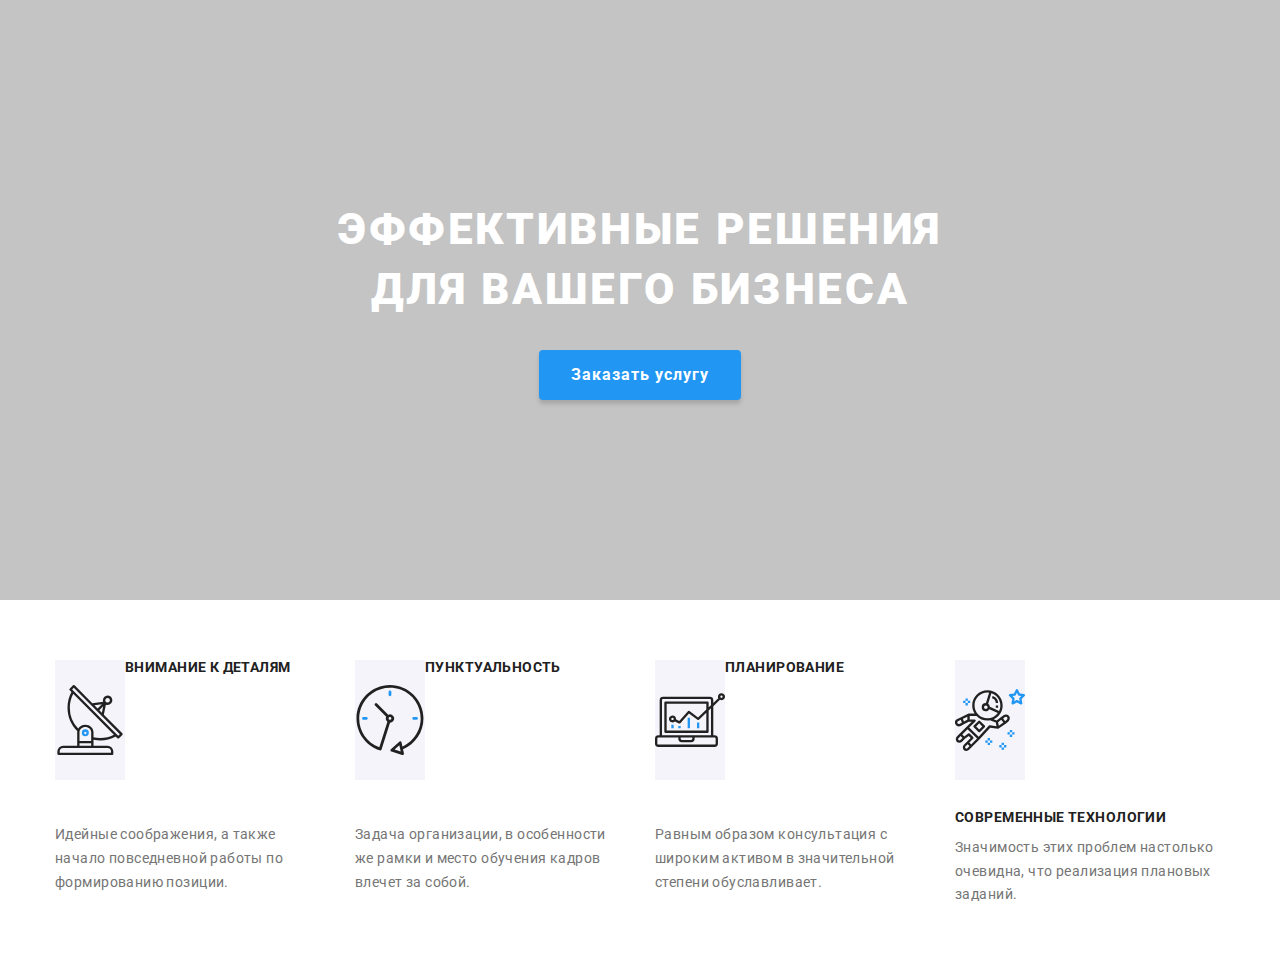
<file: index.html>
<!DOCTYPE html>
<html lang="en">
    <head>
        <meta charset="UTF-8">
        <meta http-equiv="X-UA-Compatible" content="IE=edge">
        <meta name="viewport" content="width=device-width, initial-scale=1.0">
        <title>WebStudio</title>
        <link rel="preconnect" href="https://fonts.googleapis.com">
        <link rel="preconnect" href="https://fonts.gstatic.com" crossorigin>
        <link rel="stylesheet" href="https://fonts.googleapis.com/css2?family=Raleway:wght@700&family=Roboto:wght@400;500;700;900&display=swap">
        <link rel="stylesheet" href="https://cdnjs.cloudflare.com/ajax/libs/modern-normalize/1.1.0/modern-normalize.css">
        <link rel="stylesheet" href="./css/main.min.css">
    </head>
    <body>
        <!-- My header ------>
        <!-- <header class="header">
            <div class="container header__container"> -->
                <!-- Navigation -->
                <!-- <nav class="navigation-box">
                    My logo block
                    <a href="WebStudio" class="logo logo__header">Web<span class="logo__dark">Studio</span></a>
                    <ul class="navigation">
                        <li class="navigation__item"><a href="index.html" class="navigation__link navigation__link--current">Студия</a></li>
                        <li class="navigation__item"><a href="portfolio.html" class="navigation__link">Портфолио</a></li>
                        <li class="navigation__item"><a href="" class="navigation__link">Контакты</a></li>
                    </ul>
                </nav> -->
                <!-- My-contact's-block -->
                <!-- <ul class="contacts"> 
                    <li class="contacts__item">
                        <a href="mailto:info@devstudio.com" class="contacts__link">
                            <svg class="contacts__icon" width="16" height="12">
                            <use href="./images/icons.svg#icon-envelope-hover"></use>
                            </svg>
                        info@devstudio.com
                        </a>
                    </li>
                    <li class="contacts__item">
                        <a href="tel:+380961111111" class="contacts__link">
                            <svg class="contacts__icon" width="10" height="16">
                            <use href="./images/icons.svg#icon-smartphone"></use>
                            </svg>
                        +38 096 111 11 11
                        </a>
                    </li>
                </ul>
            </div>
        </header> -->
        <!-- Main ------>
        <main>
            <section class="hero">
                <div class="container">
                    <h1 class="hero__title">Эффективные решения для вашего бизнеса</h1>
                    <button type="button" class="hero__btn" data-modal-open>Заказать услугу</button>
                </div>
            </section>
            <!-- Features -->
            <section class="section">
                <div class="container">
                    <h2 class="section__title visually-hidden">Особенности</h2>
                    <ul class="features">
                        <li class="features__item">
                            <div class="features__thumb">
                                <svg class="features__icon" width="70" height="70">
                                    <use href="./images/icons.svg#icon-antenna-1"></use>
                                </svg>  
                            </div>
                            <h3 class="features__title">Внимание к деталям</h3>
                            <p class="features__text">Идейные соображения, а также начало повседневной работы по формированию позиции.</p>
                        </li>
                        <li class="features__item">
                            <div class="features__thumb">
                                <svg class="features__icon" width="70" height="70">
                                    <use href="./images/icons.svg#icon-clock-1"></use>
                                </svg>
                            </div>
                            <h3 class="features__title">Пунктуальность</h3>
                            <p class="features__text">Задача организации, в особенности же рамки и место обучения кадров влечет за собой.</p>
                        </li>
                        <li class="features__item">
                            <div class="features__thumb">
                                <svg class="features__icon" width="70" height="70">
                                    <use href="./images/icons.svg#icon-diagram-1"></use>
                                </svg>
                            </div>
                            <h3 class="features__title">Планирование</h3>
                            <p class="features__text">Равным образом консультация с широким активом в значительной степени обуславливает.</p>
                        </li>
                        <li class="features__item">
                            <div class="features__thumb">
                                <svg class="features__icon" width="70" height="70">
                                    <use href="./images/icons.svg#icon-astronaut-1"></use>
                                </svg>
                            </div>
                            <h3 class="features__title">Современные технологии</h3>
                            <p class="features__text">Значимость этих проблем настолько очевидна, что реализация плановых заданий.</p>
                        </li>
                    </ul>
                </div>
            </section>
            <!-- Works -->
            <!-- <section class="section section--no-padding-top">
            <div class="container">
                <h2 class="section__title">Чем мы занимаемся</h2>
                <ul class="works">
                    <li class="works__item">
                        <img src="./images/img1.jpg" alt="Создание сайтов" width="370" height="294">
                        <div class="works__thumb">
                            <p class="works__text">Десктопные приложения</p>
                        </div>
                    </li>
                    <li class="works__item">
                        <img src="./images/img2.jpg" alt="Оптимизация сайтов под смартфон" width="370" height="294">
                        <div class="works__thumb">
                            <p class="works__text">Мобильные приложения</p>
                        </div>
                    </li>
                    <li class="works__item"> <img src="./images/img3.jpg" alt="Оптимизация сайтов под планшет" width="370" height="294">
                        <div class="works__thumb">
                            <p class="works__text">Дизайнерские решения</p>
                        </div>
                    </li>
                </ul>
            </div>
            </section>
            <section class="section section--background-color-another">
                <div class="container">
                    <h2 class="section__title">Наша команда</h2>
                    <ul class="team">
                        <li class="team__item">
                            <img class="team__image" src="./images/img4.jpg" alt="Фото Игоря Демьяненко" width="270" height="260">
                            <div class="team__card">
                                <h3 class="team__title">Игорь Демьяненко</h3>
                                <p class="team__text">Product Designer</p>
                                <ul class="social">
                                    <li class="social__item">
                                        <a href="" class="social__link">
                                            <svg class="social__icon" width="20" height="20">
                                                <use href="./images/icons.svg#icon-instagram-2"></use>
                                            </svg>
                                        </a>
                                    </li>
                                    <li class="social__item">
                                        <a href="" class="social__link">
                                            <svg class="social__icon" width="20" height="20">
                                                <use href="./images/icons.svg#icon-twitter-1"></use>
                                            </svg>
                                        </a>
                                    </li>
                                    <li class="social__item">
                                        <a href="" class="social__link">
                                            <svg class="social__icon" width="20" height="20">
                                                <use href="./images/icons.svg#icon-facebook-1"></use>
                                            </svg>
                                        </a>
                                    </li>
                                    <li class="social__item">
                                        <a href="" class="social__link">
                                            <svg class="social__icon" width="20" height="20">
                                                <use href="./images/icons.svg#icon-linkedin-1"></use>
                                            </svg>
                                        </a>
                                    </li>
                                </ul>
                            </div>
                        </li>
                        <li class="team__item">
                            <img class="team__image" src="./images/img5.jpg" alt="Фото Ольгы Репиной" width="270" height="260">
                            <div class="team__card">
                                <h3 class="team__title">Ольга Репина</h3>
                                <p class="team__text">Frontend Developer</p>
                                <ul class="social">
                                    <li class="social__item">
                                        <a href="" class="social__link">
                                            <svg class="social__icon" width="20" height="20">
                                                <use href="./images/icons.svg#icon-instagram-2"></use>
                                            </svg>
                                        </a>
                                    </li>
                                    <li class="social__item">
                                        <a href="" class="social__link">
                                            <svg class="social__icon" width="20" height="20">
                                                <use href="./images/icons.svg#icon-twitter-1"></use>
                                            </svg>
                                        </a>
                                    </li>
                                    <li class="social__item">
                                        <a href="" class="social__link">
                                            <svg class="social__icon" width="20" height="20">
                                                <use href="./images/icons.svg#icon-facebook-1"></use>
                                            </svg>
                                        </a>
                                    </li>
                                    <li class="social__item">
                                        <a href="" class="social__link">
                                            <svg class="social__icon" width="20" height="20">
                                                <use href="./images/icons.svg#icon-linkedin-1"></use>
                                            </svg>
                                        </a>
                                    </li>
                                </ul>
                            </div>
                        </li>
                        <li class="team__item">
                            <img class="team__image" src="./images/img6.jpg" alt="Фото Николая Тарасова" width="270" height="260">
                            <div class="team__card">
                                <h3 class="team__title">Николай Тарасов</h3>
                                <p class="team__text">Marketing</p>
                                <ul class="team__social social">
                                    <li class="social__item">
                                        <a href="" class="social__link">
                                            <svg class="social__icon" width="20" height="20">
                                                <use href="./images/icons.svg#icon-instagram-2"></use>
                                            </svg>
                                        </a>
                                    </li>
                                    <li class="social__item">
                                        <a href="" class="social__link">
                                            <svg class="social__icon" width="20" height="20">
                                                <use href="./images/icons.svg#icon-twitter-1"></use>
                                            </svg>
                                        </a>
                                    </li>
                                    <li class="social__item">
                                        <a href="" class="social__link">
                                            <svg class="social__icon" width="20" height="20">
                                                <use href="./images/icons.svg#icon-facebook-1"></use>
                                            </svg>
                                        </a>
                                    </li>
                                    <li class="social__item">
                                        <a href="" class="social__link">
                                            <svg class="social__icon" width="20" height="20">
                                                <use href="./images/icons.svg#icon-linkedin-1"></use>
                                            </svg>
                                        </a>
                                    </li>
                                </ul>
                            </div>
                        </li>
                        <li class="team__item">
                            <img class="team__image" src="./images/img7.jpg" alt="Фото Михаила Ермакова" width="270" height="260">
                            <div class="team__card">
                                <h3 class="team__title">Михаил Ермаков</h3>
                                <p class="team__text">UI Designer</p>
                                <ul class="social">
                                    <li class="social__item">
                                        <a href="" class="social__link">
                                            <svg class="social__icon" width="20" height="20">
                                                <use href="./images/icons.svg#icon-instagram-2"></use>
                                            </svg>
                                        </a>
                                    </li>
                                    <li class="social__item">
                                        <a href="" class="social__link">
                                            <svg class="social__icon" width="20" height="20">
                                                <use href="./images/icons.svg#icon-twitter-1"></use>
                                            </svg>
                                        </a>
                                    </li>
                                    <li class="social__item">
                                        <a href="" class="social__link">
                                            <svg class="social__icon" width="20" height="20">
                                                <use href="./images/icons.svg#icon-facebook-1"></use>
                                            </svg>
                                        </a>
                                    </li>
                                    <li class="social__item">
                                        <a href="" class="social__link">
                                            <svg class="social__icon" width="20" height="20">
                                                <use href="./images/icons.svg#icon-linkedin-1"></use>
                                            </svg>
                                        </a>
                                    </li>
                                </ul>
                            </div>
                        </li>
                    </ul>
                </div>
            </section>
            <section class="section">
                <div class="container">
                    <h2 class="section__title">Постоянные клиенты</h2>
                    <ul class="clients">
                        <li class="clients__item">
                            <a href="" class="clients__link">
                                <svg class="clients__icon" width="106" height="60">
                                    <use href="./images/icons.svg#icon-Logo-client-1"></use>
                                </svg>
                            </a>
                        </li>
                        <li class="clients__item">
                            <a href="" class="clients__link">
                                <svg class="clients__icon" width="106" height="60">
                                    <use href="./images/icons.svg#icon-Logo-client-2"></use>
                                </svg>
                            </a>
                        </li>
                        <li class="clients__item">
                            <a href="" class="clients__link">
                                <svg class="clients__icon" width="106" height="60">
                                    <use href="./images/icons.svg#icon-Logo-client-3"></use>
                                </svg>
                            </a>
                        </li>
                        <li class="clients__item">
                            <a href="" class="clients__link">
                                <svg class="clients__icon" width="106" height="60">
                                    <use href="./images/icons.svg#icon-Logo-client-4"></use>
                                </svg>
                            </a>
                        </li>
                        <li class="clients__item">
                            <a href="" class="clients__link">
                                <svg class="clients__icon" width="106" height="60">
                                    <use href="./images/icons.svg#icon-Logo-client-5"></use>
                                </svg>
                            </a>
                        </li>
                        <li class="clients__item">
                            <a href="" class="clients__link">
                                <svg class="clients__icon" width="106" height="60">
                                    <use href="./images/icons.svg#icon-Logo-client-6"></use>
                                </svg>
                            </a>
                        </li>
                    </ul>
                </div>
            </section>
        </main> -->
        <!-- Footer -->
        <!-- <footer class="footer">
            <div class="container footer-container">
                <div class="address-container">
                <a href="WebStudio" class="logo logo__footer">Web<span class="logo__light">Studio</span></a>
                <address class="address-box">  
                    <ul class="address">
                        <li class="address__item"><a class="address__link" href="https://goo.gl/maps/M3rs6C25XvYRGfz66" target="_blank">г. Киев, пр-т Леси Украинки, 26</a></li>
                        <li class="address__item"><a class="address__link address__link--color-grey" href="mailto:info@devstudio.com">info@devstudio.com</a></li>
                        <li class="address__item"><a class="address__link address__link--color-grey" href="tel:+380961111111">+38 096 111 11 11</a></li>
                    </ul>
                </address>
                </div>
                <div class="join">
                    <b class="join__title">присоединяйтесь</b>
                    <ul class="join__social social">
                        <li class="social__item">
                            <a href="" class="social__link social__link--dark">
                                <svg class="social__icon" width="20" height="20">
                                    <use href="./images/icons.svg#icon-instagram-2"></use>
                                </svg>
                            </a>
                        </li>
                        <li class="social__item">
                            <a href="" class="social__link social__link--dark">
                                <svg class="social__icon" width="20" height="20">
                                    <use href="./images/icons.svg#icon-twitter-1"></use>
                                </svg>
                            </a>
                        </li>
                        <li class="social__item">
                            <a href="" class="social__link social__link--dark">
                                <svg class="social__icon" width="20" height="20">
                                    <use href="./images/icons.svg#icon-facebook-1"></use>
                                </svg>
                            </a>
                        </li>
                        <li class="social__item">
                            <a href="" class="social__link social__link--dark">
                                <svg class="social__icon" width="20" height="20">
                                    <use href="./images/icons.svg#icon-linkedin-1"></use>
                                </svg>
                            </a>
                        </li>
                    </ul>
                </div> 
                <form class="footer-form" action="#">
                    <b class="footer-form__title">Подпишитесь на рассылку</b>
                    <div class="footer-form__box"> 
                        <input
                            class="footer-form__input"
                            placeholder="E-mail" 
                            type="email" 
                            name="email">
                        <button class="footer-form__btn"  type="submit">
                            Подписаться
                        <svg class="footer-form__icon" width="24" height="24">
                            <use href="./images/icons.svg#icon-icon-send"></use>
                        </svg>
                        </button>
                    </div>
                </form>
            </div>
        </footer> -->
<!---------------------------modal-------------------->
        <div class="backdrop is-hidden" data-modal>
            <div class="modal">
                <button class="modal__button-close" type="button" data-modal-close>
                    <svg class="modal__icon-button-close" width="18" height="18">
                    <use href="./images/icons.svg#icon-close-black"></use>
                    </svg> 
                </button>
                <b class="modal-form__title">Оставьте свои данные, мы вам перезвоним</b>
                <form action="#" class="modal-form">
                    <div class="modal-form__input-box">
                        <label class="modal-form__label" for="user-name" >Имя</label>
                        <div class="modal-form__inpute-wrap">
                            <input
                                id="user-name" 
                                type="text" 
                                name="user-name" 
                                class="modal-form__input">
                            <svg class="modal-form__inpute-icon" width="18" height="18">
                                <use href="./images/icons.svg#icon-person-black" ></use>
                            </svg>
                        </div>
                    </div>
                    <div class="modal-form__input-box">
                        <label class="modal-form__label" for="user-tel" >Телефон</label>
                        <div class="modal-form__inpute-wrap">
                            <input 
                                id="user-tel"
                                type="tel" 
                                name="user-tel" 
                                class="modal-form__input">
                            <svg class="modal-form__inpute-icon" width="18" height="18">
                                <use href="./images/icons.svg#icon-phone-black" ></use>
                            </svg>
                        </div>
                    </div>
                    <div class="modal-form__input-box">
                        <label class=" modal-form__label" for="user-email" >Почта</label>
                        <div class="modal-form__inpute-wrap">
                            <input
                                id="user-email"
                                type="text"
                                name="user-email"
                                class="modal-form__input">
                            <svg class="modal-form__inpute-icon" width="18" height="18">
                                <use href="./images/icons.svg#icon-email-black" ></use>
                            </svg>
                        </div>
                    </div>
                    <div class="modal-form__textarea-box">
                        <label for="textarea" class="modal-form__label" >Комментрий</label>
                        <textarea name="textarea" class="modal-form__textarea" id="textarea" cols="30" rows="10" placeholder="Введите текст"></textarea>
                    </div>
                    <input 
                        type="checkbox" 
                        class="modal-form__checkbox visually-hidden" 
                        id="policy"
                        name="policy">
                    <label class="modal-form__policy" for="policy">
                        <span class="modal-form__checkbox-custom" >
                            <svg class="modal-form__check-icon" width="11" height="8">
                                <use href="./images/icons.svg#icon-check" ></use>
                            </svg>
                        </span>
                        Соглашаюсь с рассылкой и принимаю
                        <a href="#" class="modal-form__policy-link" >Условия договора</a>
                    </label>
                    <button type="submit" class="modal-form__button" >Отправить</button>
                </form>
            </div>
        </div>
        <script src="./js/modal.js"></script>
    </body>
</html>
</file>
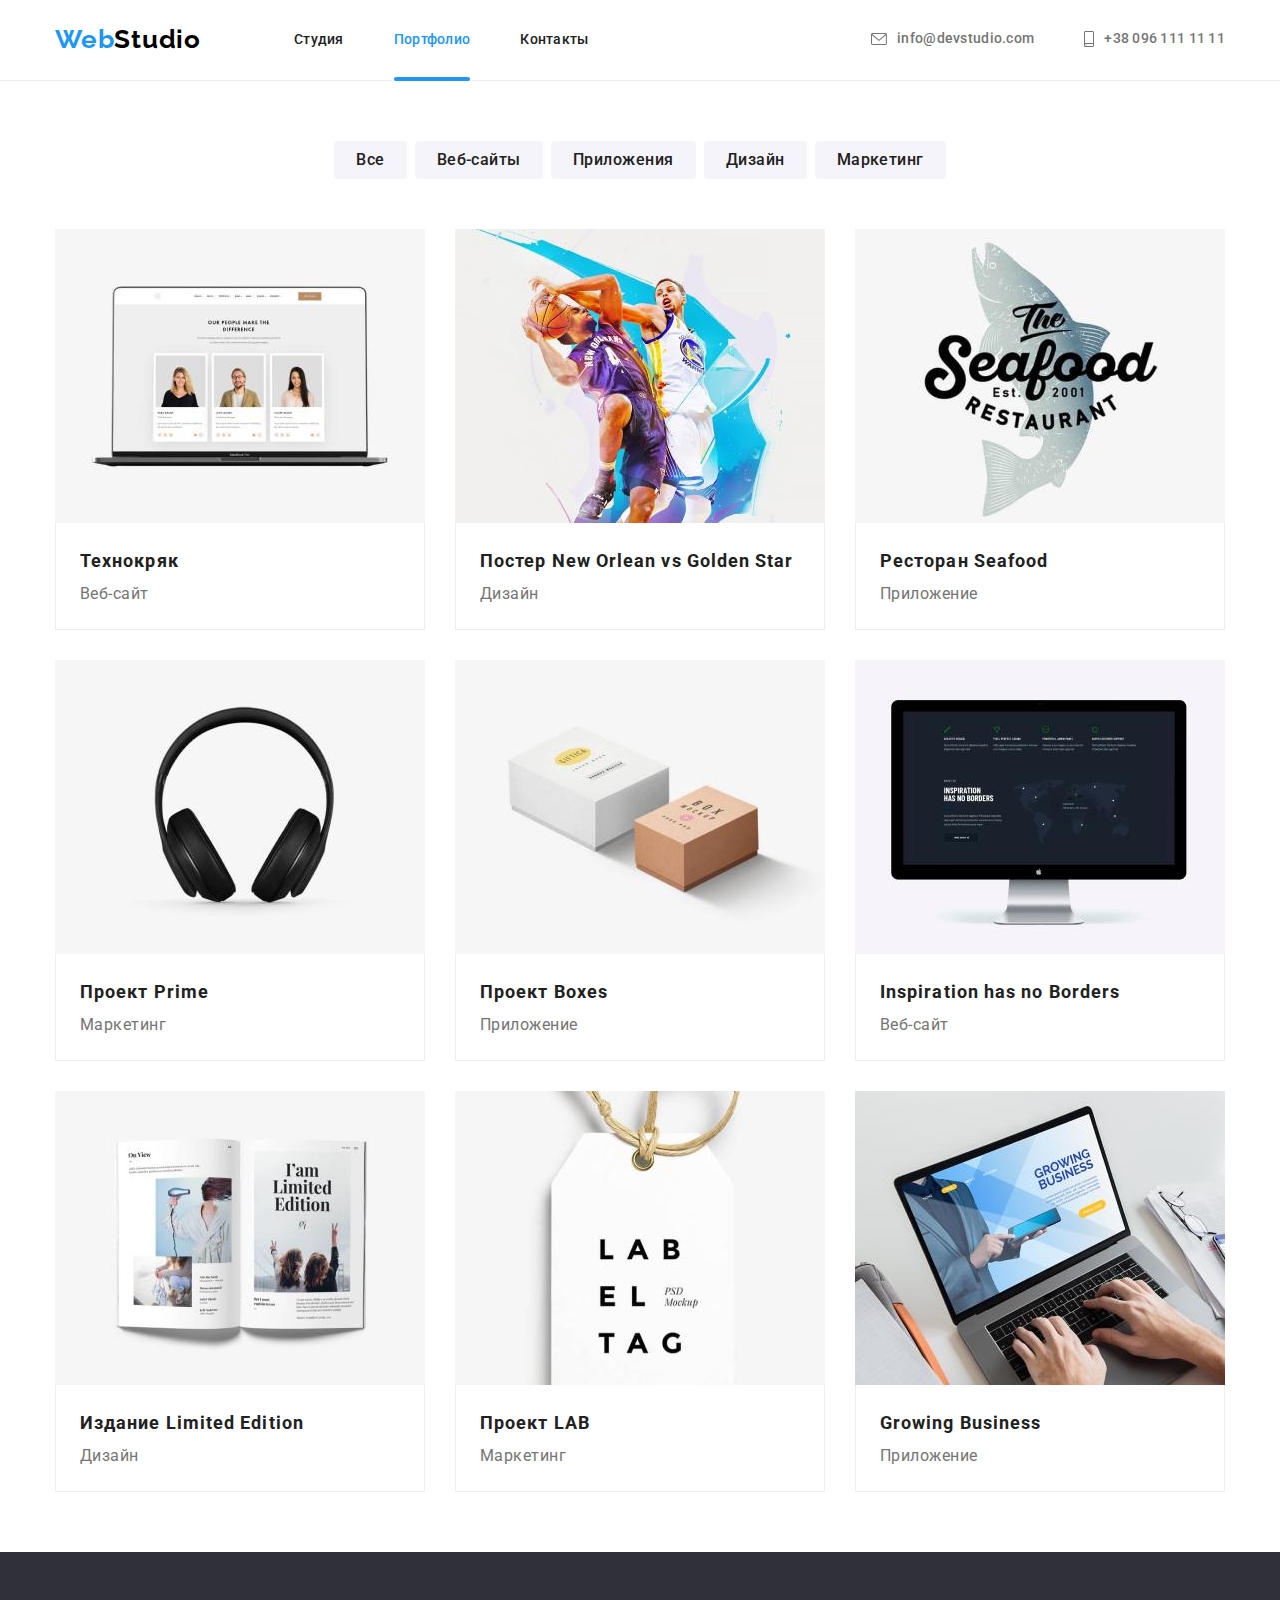
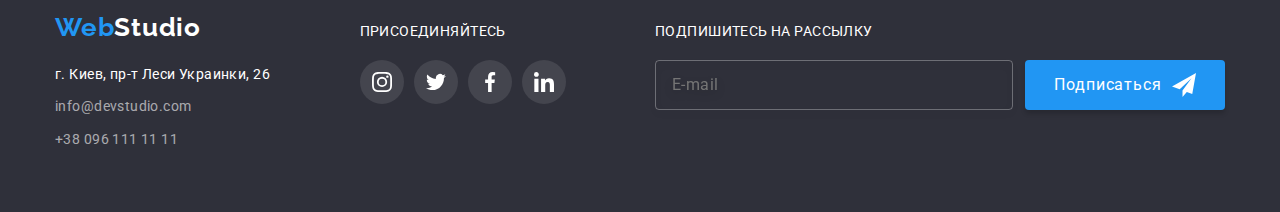
<file: portfolio.html>
<!DOCTYPE html>
<html lang="en">
    <head>
        <meta charset="UTF-8">
        <meta http-equiv="X-UA-Compatible" content="IE=edge">
        <meta name="viewport" content="width=device-width, initial-scale=1.0">
        <title>Portfolio</title>
        <link rel="preconnect" href="https://fonts.googleapis.com">
        <link rel="preconnect" href="https://fonts.gstatic.com" crossorigin>
        <link rel="stylesheet" href="https://fonts.googleapis.com/css2?family=Raleway:wght@700&family=Roboto:wght@400;500;700;900&display=swap">
        <link rel="stylesheet" href="https://cdnjs.cloudflare.com/ajax/libs/modern-normalize/1.1.0/modern-normalize.css">
        <link rel="stylesheet" href="./css/main.min.css">
    <body>
        <!-- My header ---- -->
        <header class="header">
            <div class="container header__container">
                <!-- Navigation -->
                <nav class="navigation-box">
                    <!-- My logo block -->
                    <a href="WebStudio" class="logo logo__header">Web<span class="logo__dark">Studio</span></a>
                    <ul class="navigation">
                        <li class="navigation__item"><a href="index.html" class="navigation__link">Студия</a></li>
                        <li class="navigation__item"><a href="portfolio.html" class="navigation__link navigation__link--current">Портфолио</a></li>
                        <li class="navigation__item"><a href="" class="navigation__link">Контакты</a></li>
                    </ul>
                </nav>
                <!-- My-contact's-block -->
                <ul class="contacts"> 
                    <li class="contacts__item">
                        <a href="mailto:info@devstudio.com" class="contacts__link">
                            <svg class="contacts__icon" width="16" height="12">
                            <use href="./images/icons.svg#icon-envelope-hover"></use>
                            </svg>
                        info@devstudio.com
                        </a>
                    </li>
                    <li class="contacts__item">
                        <a href="tel:+380961111111" class="contacts__link">
                            <svg class="contacts__icon" width="10" height="16">
                            <use href="./images/icons.svg#icon-smartphone"></use>
                            </svg>
                        +38 096 111 11 11
                        </a>
                    </li>
                </ul>
            </div>
        </header>
        <main>
            <section class="section">
                <div class="container">
                    <h1 class="visually-hidden">Portfolio</h1>
                    <ul class="portfolio-filter">
                        <li class="portfolio-filter__item"><button type="button" class="portfolio-filter__btn">Все</button></li>
                        <li class="portfolio-filter__item"><button type="button" class="portfolio-filter__btn">Веб-сайты</button></li>
                        <Li class="portfolio-filter__item"><button type="button" class="portfolio-filter__btn">Приложения</button></Li>
                        <li class="portfolio-filter__item"><button type="button" class="portfolio-filter__btn">Дизайн</button></li>
                        <li class="portfolio-filter__item"><button type="button" class="portfolio-filter__btn">Маркетинг</button></li>
                    </ul>
                    <ul class="portfolio">
                        <li class="portfolio__item card">
                            <a href="" class="portfolio__link">
                                <div class="portfolio__image-box">
                                    <img src="./images/img2-1.jpg" alt="Технокряк" width="370" height="294">
                                    <p class="portfolio__top-text">
                                        Технокряк это современная площадка распространения коронавируса. Компании используют эту платформу для цифрового шпионажа и атак на защищённые сервера конкурентов.
                                    </p>
                                </div>
                                <div class="portfolio__thumb">
                                    <h2 class="portfolio__title">Технокряк</h2>
                                    <p class="portfolio__text">Веб-сайт</p>
                                </div>
                            </a>
                        </li>
                        <li class="portfolio__item card card">
                            <a href="" class="portfolio__link">
                                <div class="portfolio__image-box">
                                    <img src="./images/img2-2.jpg" alt="Постер New Orlean vs Golden Star" width="370" height="294">
                                    <p class="portfolio__top-text">
                                        Технокряк это современная площадка распространения коронавируса. Компании используют эту платформу для цифрового шпионажа и атак на защищённые сервера конкурентов.
                                    </p>
                                </div>
                                <div class="portfolio__thumb">
                                    <h2 class="portfolio__title">Постер New Orlean vs Golden Star</h2>
                                    <p class="portfolio__text">Дизайн</p>
                                </div>
                            </a>
                        </li>
                        <li class="portfolio__item card">
                            <a href="" class="portfolio__link">
                                <div class="portfolio__image-box">
                                    <img src="./images/img2-3.jpg" alt="Ресторан Seafood" width="370" height="294">
                                    <p class="portfolio__top-text">
                                        Технокряк это современная площадка распространения коронавируса. Компании используют эту платформу для цифрового шпионажа и атак на защищённые сервера конкурентов.
                                    </p>
                                </div>
                                <div class="portfolio__thumb">
                                    <h2 class="portfolio__title">Ресторан Seafood</h2>
                                    <p class="portfolio__text">Приложение</p>
                                </div>
                        </a>
                        </li>
                        <li class="portfolio__item card card">
                            <a href="" class="portfolio__link">
                                <div class="portfolio__image-box">
                                    <img src="./images/img2-4.jpg" alt="Проект Prime" width="370" height="294">
                                    <p class="portfolio__top-text">
                                            Технокряк это современная площадка распространения коронавируса. Компании используют эту платформу для цифрового шпионажа и атак на защищённые сервера конкурентов.
                                    </p>
                                </div>
                                <div class="portfolio__thumb">
                                    <h2 class="portfolio__title">Проект Prime</h2>
                                    <p class="portfolio__text">Маркетинг</p>
                                </div>
                            </a>
                        </li>
                        <li class="portfolio__item card card">
                            <a href="" class="portfolio__link">
                                <div class="portfolio__image-box">
                                    <img src="./images/img2-5.jpg" alt="Проект Boxes" width="370" height="294">
                                    <p class="portfolio__top-text">
                                            Технокряк это современная площадка распространения коронавируса. Компании используют эту платформу для цифрового шпионажа и атак на защищённые сервера конкурентов.
                                    </p>
                                </div>
                                <div class="portfolio__thumb">
                                    <h2 class="portfolio__title">Проект Boxes</h2>
                                    <p class="portfolio__text">Приложение</p>
                                </div>
                            </a>
                        </li>
                        <li class="portfolio__item card card">
                            <a href="" class="portfolio__link">
                                <div class="portfolio__image-box">
                                    <img src="./images/img2-6.jpg" alt="Inspiration has no Borders" width="370" height="294">
                                    <p class="portfolio__top-text">
                                            Технокряк это современная площадка распространения коронавируса. Компании используют эту платформу для цифрового шпионажа и атак на защищённые сервера конкурентов.
                                    </p>
                                </div>
                                <div class="portfolio__thumb">
                                    <h2 class="portfolio__title">Inspiration has no Borders</h2>
                                    <p class="portfolio__text">Веб-сайт</p>
                                </div>
                            </a>
                        </li>
                        <li class="portfolio__item card">
                            <a href="" class="portfolio__link">
                                <div class="portfolio__image-box">
                                    <img src="./images/img2-7.jpg" alt="Издание Limited Edition" width="370" height="294">
                                    <p class="portfolio__top-text">
                                            Технокряк это современная площадка распространения коронавируса. Компании используют эту платформу для цифрового шпионажа и атак на защищённые сервера конкурентов.
                                    </p>
                                </div>
                                <div class="portfolio__thumb">
                                    <h2 class="portfolio__title">Издание Limited Edition</h2>
                                    <p class="portfolio__text">Дизайн</p>
                                </div>
                            </a>
                        </li>
                        <li class="portfolio__item card">
                            <a href="" class="portfolio__link">
                                <div class="portfolio__image-box">
                                    <img src="./images/img2-8.jpg" alt="Проект LAB" width="370" height="294">
                                    <p class="portfolio__top-text">
                                            Технокряк это современная площадка распространения коронавируса. Компании используют эту платформу для цифрового шпионажа и атак на защищённые сервера конкурентов.
                                    </p>
                                </div>
                                <div class="portfolio__thumb">
                                    <h2 class="portfolio__title">Проект LAB</h2>
                                    <p class="portfolio__text">Маркетинг</p>
                                </div>
                            </a>
                        </li>
                        <li class="portfolio__item card">
                            <a href="" class="portfolio__link">
                                <div class="portfolio__image-box">
                                    <img src="./images/img2-9.jpg" alt="Growing Business" width="370" height="294">
                                    <p class="portfolio__top-text">
                                            Технокряк это современная площадка распространения коронавируса. Компании используют эту платформу для цифрового шпионажа и атак на защищённые сервера конкурентов.
                                    </p>
                                </div>
                                <div class="portfolio__thumb">
                                    <h2 class="portfolio__title">Growing Business</h2>
                                    <p class="portfolio__text">Приложение</p>
                                </div>
                            </a>
                        </li>
                    </ul>
                </div>
            </section>
        </main>
        <!-- Footer -->
        <footer class="footer">
            <div class="container footer-container">
                <div class="address-container">
                <a href="WebStudio" class="logo logo__footer">Web<span class="logo__light">Studio</span></a>
                <address class="address-box">  
                    <ul class="address">
                        <li class="address__item"><a class="address__link" href="https://goo.gl/maps/M3rs6C25XvYRGfz66" target="_blank">г. Киев, пр-т Леси Украинки, 26</a></li>
                        <li class="address__item"><a class="address__link address__link--color-grey" href="mailto:info@devstudio.com">info@devstudio.com</a></li>
                        <li class="address__item"><a class="address__link address__link--color-grey" href="tel:+380961111111">+38 096 111 11 11</a></li>
                    </ul>
                </address>
                </div>
                <div class="join">
                    <b class="join__title">присоединяйтесь</b>
                    <ul class="social">
                        <li class="social__item">
                            <a href="" class="social__link social__link--dark">
                                <svg class="social__icon" width="20" height="20">
                                    <use href="./images/icons.svg#icon-instagram-2"></use>
                                </svg>
                            </a>
                        </li>
                        <li class="social__item">
                            <a href="" class="social__link social__link--dark">
                                <svg class="social__icon" width="20" height="20">
                                    <use href="./images/icons.svg#icon-twitter-1"></use>
                                </svg>
                            </a>
                        </li>
                        <li class="social__item">
                            <a href="" class="social__link social__link--dark">
                                <svg class="social__icon" width="20" height="20">
                                    <use href="./images/icons.svg#icon-facebook-1"></use>
                                </svg>
                            </a>
                        </li>
                        <li class="social__item">
                            <a href="" class="social__link social__link--dark">
                                <svg class="social__icon" width="20" height="20">
                                    <use href="./images/icons.svg#icon-linkedin-1"></use>
                                </svg>
                            </a>
                        </li>
                    </ul>
                </div> 
                <form class="footer-form" action="#">
                    <b class="footer-form__title">Подпишитесь на рассылку</b>
                    <div class="footer-form__box"> 
                        <input
                            class="footer-form__input"
                            placeholder="E-mail" 
                            type="email" 
                            name="email">
                        <button class="footer-form__btn"  type="submit">
                            Подписаться
                        <svg class="footer-form__icon" width="24" height="24">
                            <use href="./images/icons.svg#icon-icon-send"></use>
                        </svg>
                        </button>
                    </div>
                </form>
            </div>
        </footer>
    </body>
</html>
</file>
<file: css/main.min.css>
p,ul,h1,h2,h3,h4{margin:0}a{text-decoration:none}img{display:flex;max-width:100%;height:auto}ul{list-style:none;padding:0}input{margin:0}body{font-family:'Roboto', sans-serif}:root{--main-text-color: #757575;--main-title-color: #212121;--second-title-text-color:#FFFFFF;--text-accent: #2196F3;--background-color-dark: #2F303A;--second-background-color: #F5F4FA}.visually-hidden{position:absolute;clip:rect(0 0 0 0);width:1px;height:1px;margin:-1px;border:0;padding:0;overflow:hidden}.container{margin:0 auto;width:320px;padding:0 15px}@media screen and (min-width: 480px){.container{width:480px}}@media screen and (min-width: 768px){.container{width:768px}}@media screen and (min-width: 1200px){.container{width:1200px}}.section{padding-top:60px;padding-bottom:60px}@media screen and (min-width: 1200px){padding-top:94px;padding-bottom:94px}.section--no-padding-top{padding-top:0}.section--background-color-another{background-color:var(--second-background-color)}.section__title{font-size:36px;font-weight:700;line-height:1.17;letter-spacing:.03em;text-align:center;margin-bottom:50px}.social{display:flex;justify-content:center}.social__item{width:44px;height:44px}.social__item:not(:first-child){margin-left:10px}.social__link{width:100%;height:100%;color:#AFB1B8;background-color:var(--second-title-text-color);border-radius:50%;display:flex;align-items:center;justify-content:center;transition:color 250ms cubic-bezier(0.4, 0, 0.2, 1),background-color 250ms cubic-bezier(0.4, 0, 0.2, 1)}.social__link:hover,.social__link:focus{background-color:var(--text-accent);color:var(--second-title-text-color)}.social__link--dark{color:var(--second-title-text-color);background-color:rgba(255,255,255,0.1)}.social__link--dark:hover,.social__link--dark:focus{background-color:var(--text-accent)}.social__icon{fill:currentColor;stroke-width:0}.backdrop{position:fixed;top:0;left:0;width:100%;height:100%;background-color:rgba(47,48,58,0.4);opacity:1;transition:opacity 250ms cubic-bezier(0.4, 0, 0.2, 1)}.backdrop.is-hidden{opacity:0;pointer-events:none}.modal{position:absolute;top:50%;left:50%;width:528px;height:581px;padding:40px;border-radius:4px;transform:translate(-50%, -50%) scale(1);transition:transform 250ms cubic-bezier(0.4, 0, 0.2, 1);background-color:#ffffff}.backdrop.is-hidden .modal{transform:translate(-50%, -50%) scale(1.2)}.modal__button-close{position:absolute;top:8px;right:8px;width:30px;height:30px;padding:0;border-radius:50%;display:flex;align-items:center;justify-content:center;background-color:#fff;border:1px solid rgba(0,0,0,0.1);cursor:pointer;transition:fill 250ms cubic-bezier(0.4, 0, 0.2, 1)}.modal__button-close:hover,.modal__button-close:focus{fill:var(--text-accent)}.modal-form__title{display:block;text-align:center;margin-bottom:12px;font-size:20px;font-weight:700;line-height:1.15;letter-spacing:.03em;color:var(--main-title-color)}.modal-form__input-box{display:flex;flex-direction:column;margin-bottom:10px}.modal-form__inpute-wrap{position:relative}.modal-form__label{margin-bottom:4px;font-size:12px;font-weight:400;line-height:1.17;letter-spacing:.01em;color:#757575}.modal-form__input{height:40px;width:100%;padding-left:42px;border:1px solid rgba(33,33,33,0.2);border-radius:4px;transition:border-color 250ms cubic-bezier(0.4, 0, 0.2, 1)}.modal-form__input:focus{border-color:var(--text-accent);outline:none}.modal-form__input:focus+.modal-form__inpute-icon{fill:var(--text-accent)}.modal-form__inpute-icon{position:absolute;left:12px;top:50%;transform:translateY(-50%);pointer-events:none;transition:fill 250ms cubic-bezier(0.4, 0, 0.2, 1)}.modal-form__textarea-box{display:flex;flex-direction:column;margin-bottom:20px}.modal-form__textarea{height:120px;padding:12px 16px;border:1px solid rgba(33,33,33,0.2);border-radius:4px;resize:none;transition:border-color 250ms cubic-bezier(0.4, 0, 0.2, 1)}.modal-form__textarea::placeholder{font-size:12px;font-weight:400;line-height:1.17;letter-spacing:.01em;color:rgba(117,117,117,0.5)}.modal-form__textarea:focus{border-color:var(--text-accent);outline:none}.modal-form__policy{display:flex;align-items:center;justify-content:center;font-size:14px;font-weight:400;line-height:1.71;letter-spacing:.03em;color:#757575;cursor:pointer;margin-bottom:30px}.modal-form__checkbox-custom{width:16px;height:15px;border:2px solid #000000;border-radius:4px;display:flex;align-items:center;justify-content:center;margin-right:9px;transition:background-color 250ms linear}.modal-form__check-icon{fill:#FFFFFF}.modal-form__policy-link{margin-left:2px;text-decoration-line:underline;color:var(--text-accent)}.modal-form__checkbox:checked+.modal-form__policy .modal-form__checkbox-custom{background-color:var(--text-accent);border:none}.modal-form__button{margin:0 auto;min-width:200px;height:50px;font-family:inherit;font-size:16px;font-weight:700;line-height:1.87;letter-spacing:.06em;display:flex;align-items:center;text-align:center;justify-content:center;color:#FFFFFF;background:#2196F3;box-shadow:0px 4px 4px rgba(0,0,0,0.15);border-radius:4px;border:transparent;cursor:pointer;transition:background-color 250ms cubic-bezier(0.4, 0, 0.2, 1)}.modal-form__button:hover,.modal-form__button:focus{background-color:#188CE8}.logo{font-family:Raleway;font-size:26px;font-weight:700;line-height:1.19;letter-spacing:.03em;color:var(--text-accent)}.logo__header{margin-right:93px}.logo__footer{display:inline-block;margin-bottom:20px}.logo__dark{color:#000000}.logo__light{color:var(--second-title-text-color)}.header{border-bottom:1px solid #ECECEC}.header__container{display:flex;align-items:center;padding-top:24px;padding-bottom:25px}.navigation-box{display:flex;align-items:center}.navigation{display:flex}.navigation__item:not(:last-child){margin-right:50px}.navigation__link{position:relative;padding-top:32px;padding-bottom:32px;font-size:14px;font-weight:500;line-height:1.33;letter-spacing:.02em;color:var(--main-title-color);transition:color 250ms cubic-bezier(0.4, 0, 0.2, 1)}.navigation__link:hover,.navigation__link:focus{color:var(--text-accent)}.navigation__link--current{color:var(--text-accent)}.navigation__link--current::after{position:absolute;right:0;bottom:-2px;content:'';display:inline-block;width:100%;height:4px;border-radius:2px;background-color:var(--text-accent)}.contacts{display:flex;margin-left:auto}.contacts__item:first-child{margin-right:50px}.contacts__link{display:flex;font-size:14px;font-weight:500;line-height:1.14;letter-spacing:.02em;color:var(--main-text-color);align-items:center;transition:color 250ms cubic-bezier(0.4, 0, 0.2, 1)}.contacts__link:hover,.contacts__link:focus{color:var(--text-accent)}.contacts__icon{fill:currentColor;margin-right:10px}.hero{padding:118px 0;text-align:center;max-width:1600px;margin:0 auto;background-color:#C4C4C4}@media screen and (min-width: 1200px){.hero{padding:200px 0}}.hero__title{width:240px;margin-right:auto;margin-left:auto;margin-bottom:30px;font-size:16px;font-weight:900;line-height:1.62;letter-spacing:.06em;text-transform:uppercase;color:var(--second-title-text-color)}@media screen and (min-width: 480px){.hero__title{width:360px;font-size:26px;font-weight:900;line-height:1.62;letter-spacing:.06em}}@media screen and (min-width: 1200px){.hero__title{width:696px;font-size:44px;font-weight:900;line-height:1.36;letter-spacing:.06em}}.hero__btn{min-width:200px;height:50px;align-items:center;text-align:center;background-color:var(--text-accent);color:var(--second-title-text-color);font-family:inherit;font-size:16px;font-weight:700;line-height:1.87;letter-spacing:.06em;cursor:pointer;border:transparent;border-radius:4px;padding:10px 32px;box-shadow:0px 4px 4px rgba(0,0,0,0.15);transition:background-color 250ms cubic-bezier(0.4, 0, 0.2, 1)}.hero__btn:hover,.hero__btn:focus{background-color:#188CE8}.features{display:flex}.features__item{display:flex;flex-wrap:wrap;width:290px}.features__item:not(:last-child){margin-right:30px}.features__thumb{display:flex;height:120px;align-items:center;justify-content:center;background-color:var(--second-background-color);margin-bottom:30px}.features__title{margin-bottom:10px;font-size:14px;font-weight:700;line-height:1.14;letter-spacing:.03em;text-transform:uppercase;color:var(--main-title-color)}.features__text{font-size:14px;font-weight:400;line-height:1.71;letter-spacing:.03em;color:var(--main-text-color)}.works{display:flex}.works__item{position:relative}.works__item:not(:last-child){margin-right:30px}.works__thumb{position:absolute;right:0;bottom:0;display:flex;height:70px;width:100%;align-items:center;justify-content:center;background:rgba(47,48,58,0.8)}.works__text{font-size:14px;font-weight:700;line-height:1.14;letter-spacing:.03em;text-transform:uppercase;color:#FFFFFF}.team{display:flex}.team__item{background-color:var(--second-title-text-color);box-shadow:0px 1px 3px rgba(0,0,0,0.12),0px 1px 1px rgba(0,0,0,0.14),0px 2px 1px rgba(0,0,0,0.2);border-radius:0px 0px 4px 4px}.team__item:not(:last-child){margin-right:30px}.team__card{padding-top:30px;padding-bottom:30px}.team__title{margin-bottom:10px;font-size:16px;font-weight:500;line-height:1.19;letter-spacing:.03em;text-align:center;color:var(--main-title-color)}.team__text{font-size:16px;font-weight:400;line-height:1.19;letter-spacing:.03em;text-align:center;color:var(--main-text-color);margin-bottom:16px}.clients{display:flex;justify-content:center}.clients__item{width:170px;height:92px}.clients__item:not(:first-child){margin-left:30px}.clients__link{display:flex;width:100%;height:100%;color:#AFB1B8;align-items:center;justify-content:center;border:1px solid #AFB1B8;border-radius:4px;transition:color 250ms cubic-bezier(0.4, 0, 0.2, 1),border-color 250ms cubic-bezier(0.4, 0, 0.2, 1)}.clients__link:hover,.clients__link:focus{color:var(--text-accent);border-color:var(--text-accent)}.clients__icon{fill:currentColor}.footer{padding-top:60px;padding-bottom:60px;background-color:var(--background-color-dark)}.footer-container{display:flex;align-items:baseline;justify-content:space-between}.address__item:not(:last-child){margin-bottom:9px}.address__link{font-style:normal;font-size:14px;line-height:1.71;letter-spacing:0.03em;font-size:14px;font-weight:400;line-height:1.71;letter-spacing:.03em;color:var(--second-title-text-color);transition:color 250ms cubic-bezier(0.4, 0, 0.2, 1)}.address__link--color-grey{color:rgba(255,255,255,0.6)}.address__link:hover,.address__link:focus{color:var(--text-accent)}.join{width:206px}.join__title{display:block;margin-bottom:20px;font-size:14px;font-weight:400;line-height:1.14;letter-spacing:.03em;text-transform:uppercase;color:var(--second-title-text-color)}.footer-form{min-width:570px}.footer-form__title{display:block;margin-bottom:20px;font-size:14px;font-weight:400;line-height:1.14;letter-spacing:.03em;text-transform:uppercase;color:var(--second-title-text-color)}.footer-form__box{display:flex}.footer-form__input{min-width:358px;height:50px;margin-right:12px;padding-left:16px;border:1px solid rgba(255,255,255,0.3);filter:drop-shadow(0px 4px 4px rgba(0,0,0,0.15));border-radius:4px;outline:none;background-color:transparent;font-size:16px;font-weight:400;line-height:1.25;letter-spacing:.03em;align-items:center;color:rgba(255,255,255,0.6);transition:border-color 250ms cubic-bezier(0.4, 0, 0.2, 1)}.footer-form__input:focus{border-color:var(--text-accent)}.footer-form__btn{display:flex;font-family:inherit;font-size:16px;font-weight:400;line-height:1.87;letter-spacing:.06em;align-items:center;text-align:center;justify-content:center;background-color:var(--text-accent);color:var(--second-title-text-color);cursor:pointer;min-width:200px;height:50px;border:transparent;border-radius:4px;box-shadow:0px 4px 4px rgba(0,0,0,0.15);transition:background-color 250ms cubic-bezier(0.4, 0, 0.2, 1)}.footer-form__btn:hover,.footer-form__btn:focus{background-color:#188CE8}.footer-form__icon{fill:currentColor;margin-left:10px}.portfolio-filter{display:flex;justify-content:center;margin-bottom:50px}.portfolio-filter__item:not(:last-child){margin-right:8px}.portfolio-filter__btn{font-family:inherit;font-size:16px;font-weight:500;line-height:1.62;letter-spacing:.03em;text-align:center;color:var(--main-title-color);background-color:var(--second-background-color);cursor:pointer;border:transparent;border-radius:4px;padding:6px 22px;transition:background-color 250ms cubic-bezier(0.4, 0, 0.2, 1),color 250ms cubic-bezier(0.4, 0, 0.2, 1),box-shadow 250ms cubic-bezier(0.4, 0, 0.2, 1)}.portfolio-filter__btn:hover,.portfolio-filter__btn:focus{background-color:var(--text-accent);color:var(--second-title-text-color);box-shadow:0px 3px 1px rgba(0,0,0,0.1),0px 1px 2px rgba(0,0,0,0.08),0px 2px 2px rgba(0,0,0,0.12)}.portfolio{display:flex;flex-wrap:wrap}.portfolio__item{margin-right:30px}.portfolio__item:nth-child(3n){margin-right:0px}.portfolio__item:not(:nth-last-child(-n+3)){margin-bottom:30px}.portfolio__link{display:block;transition:background-color 250ms cubic-bezier(0.4, 0, 0.2, 1),color 250ms cubic-bezier(0.4, 0, 0.2, 1),box-shadow 250ms cubic-bezier(0.4, 0, 0.2, 1)}.portfolio__link:hover,.portfolio__link:focus{box-shadow:0px 1px 1px rgba(0,0,0,0.12),0px 4px 4px rgba(0,0,0,0.06),1px 4px 6px rgba(0,0,0,0.16)}.portfolio__thumb{padding:20px 24px;border-right:1px solid #EEEEEE;border-bottom:1px solid #EEEEEE;border-left:1px solid #EEEEEE}.portfolio__title{font-size:18px;font-weight:700;line-height:2;letter-spacing:.06em;color:var(--main-title-color)}.portfolio__text{font-size:16px;font-weight:400;line-height:1.87;letter-spacing:.03em;color:var(--main-text-color)}.portfolio__image-box{position:relative;overflow:hidden}.portfolio__top-text{position:absolute;top:0;left:0;font-size:18px;font-weight:400;line-height:1.56;letter-spacing:.03em;height:100%;padding:63px 24px;color:#FFFFFF;background-color:rgba(33,150,243,0.9);transform:translateY(100%);transition:transform 250ms cubic-bezier(0.4, 0, 0.2, 1)}.portfolio__link:hover .portfolio__top-text,.portfolio__link:focus .portfolio__top-text{transform:translateY(0)}
/*# sourceMappingURL=main.min.css.map */
</file>
